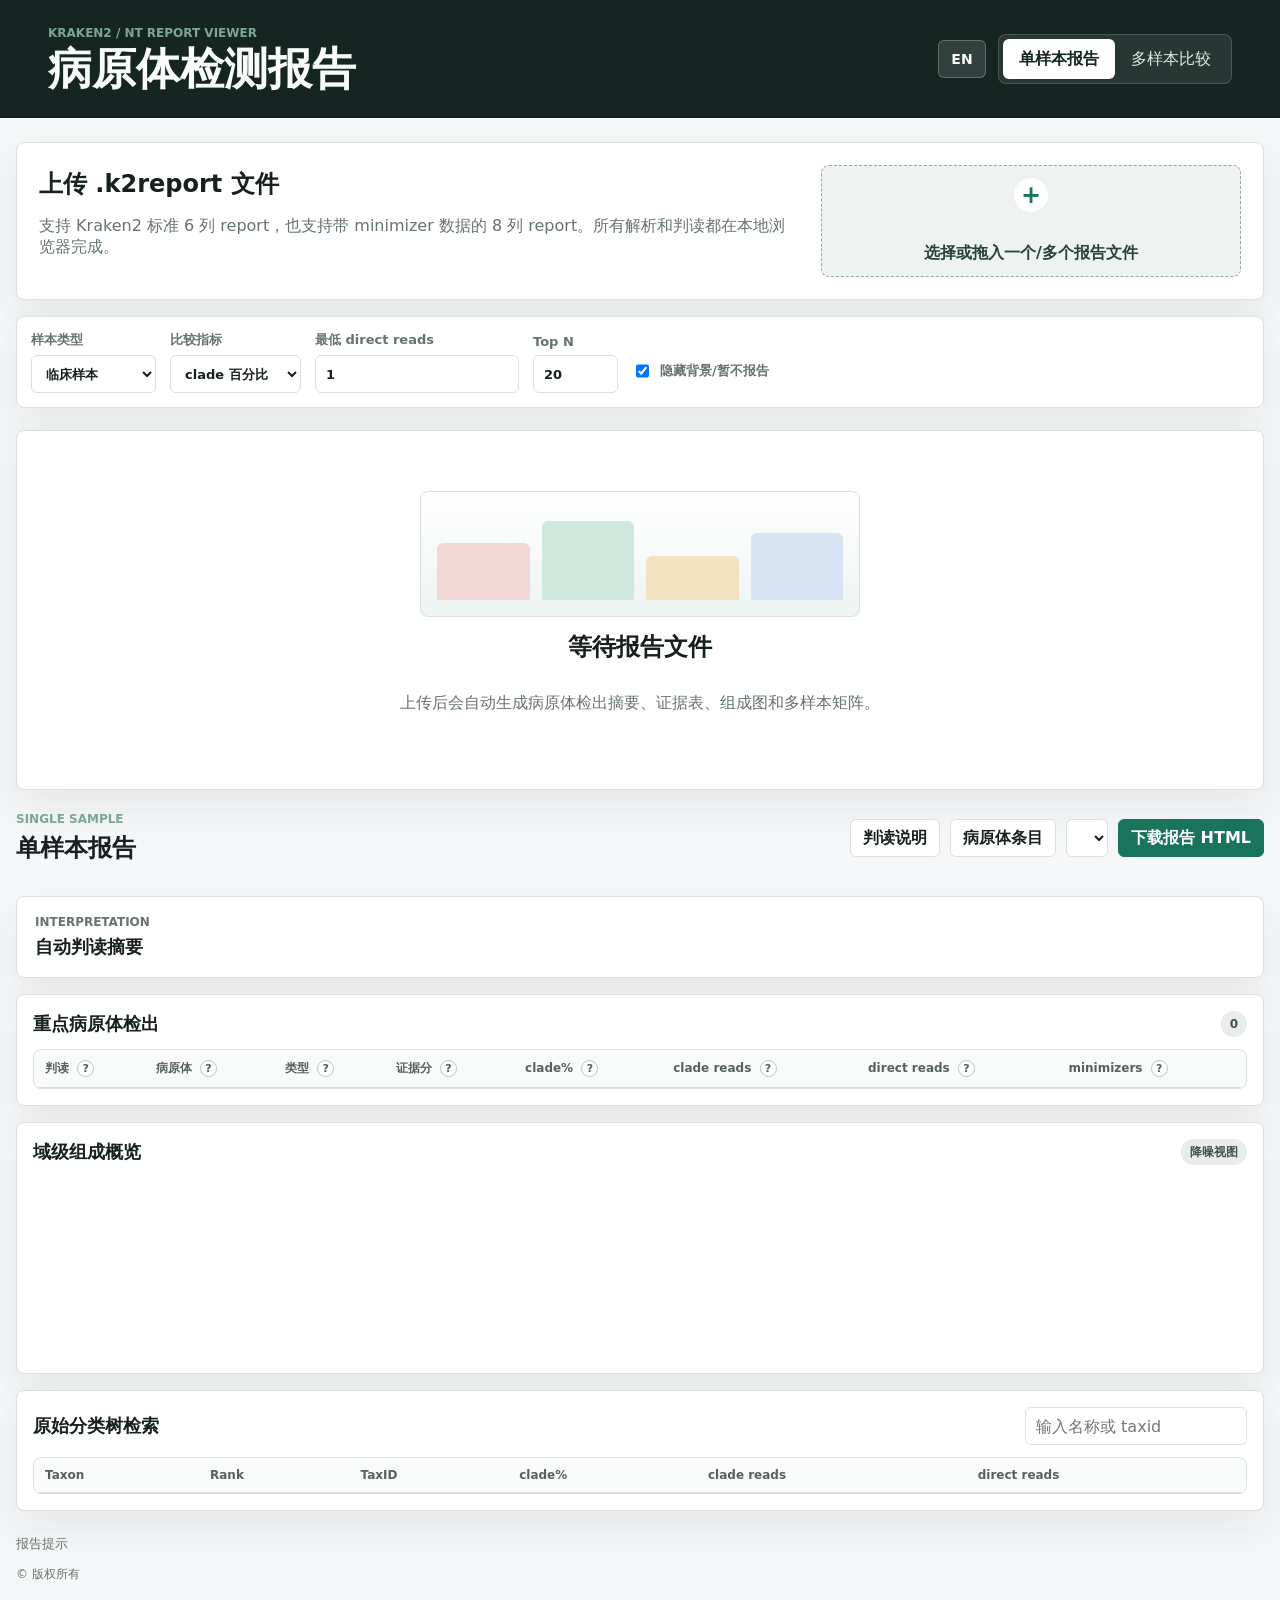
<file: index.html>
<!doctype html>
<html lang="zh-CN">
  <head>
    <meta charset="utf-8" />
    <meta name="viewport" content="width=device-width, initial-scale=1" />
    <title>kraken2-pathogen-report</title>
    <link rel="stylesheet" href="styles.css" />
  </head>
  <body>
    <header class="topbar">
      <div>
        <p class="eyebrow" data-i18n="app.eyebrow">Kraken2 / nt report viewer</p>
        <h1 data-i18n="app.title">病原体检测报告</h1>
      </div>
      <div class="topbar-right">
        <button id="langToggle" class="lang-btn" type="button">EN</button>
        <div class="mode-switch" role="tablist" aria-label="Display mode">
          <button class="mode-btn active" data-mode="single" role="tab" aria-selected="true" data-i18n="mode.single">单样本报告</button>
          <button class="mode-btn" data-mode="multi" role="tab" aria-selected="false" data-i18n="mode.multi">多样本比较</button>
        </div>
      </div>
    </header>

    <main class="shell">
      <section class="upload-panel" aria-label="File upload">
        <div class="upload-copy">
          <h2 data-i18n="upload.title">上传 .k2report 文件</h2>
          <p data-i18n="upload.desc">支持 Kraken2 标准 6 列 report，也支持带 minimizer 数据的 8 列 report。所有解析和判读都在本地浏览器完成。</p>
        </div>
        <label class="dropzone" for="reportFiles">
          <input id="reportFiles" type="file" multiple accept=".k2report,.report,.txt,text/plain" />
          <span class="drop-icon">+</span>
          <span data-i18n="upload.hint">选择或拖入一个/多个报告文件</span>
        </label>
      </section>

      <section class="controls" aria-label="Settings">
        <label>
          <span data-i18n="ctrl.sampleType">样本类型</span>
          <select id="sampleType">
            <option value="clinical" data-i18n="stype.clinical">临床样本</option>
            <option value="respiratory" data-i18n="stype.respiratory">呼吸道样本</option>
            <option value="blood" data-i18n="stype.blood">血液/无菌体液</option>
            <option value="csf" data-i18n="stype.csf">脑脊液</option>
            <option value="stool" data-i18n="stype.stool">肠道/粪便样本</option>
            <option value="environment" data-i18n="stype.environment">环境/水体样本</option>
          </select>
        </label>
        <label>
          <span data-i18n="ctrl.metric">比较指标</span>
          <select id="metric">
            <option value="percent" data-i18n="metric.percent">clade 百分比</option>
            <option value="cladeReads">clade reads</option>
            <option value="directReads">direct reads</option>
            <option value="score" data-i18n="metric.score">证据分</option>
          </select>
        </label>
        <label>
          <span data-i18n="ctrl.minDirect">最低 direct reads</span>
          <input id="minDirect" type="number" min="0" step="1" value="1" />
        </label>
        <label>
          <span>Top N</span>
          <input id="topN" type="number" min="5" max="50" step="1" value="20" />
        </label>
        <label class="check">
          <input id="hideBackground" type="checkbox" checked />
          <span data-i18n="ctrl.hideBackground">隐藏背景/暂不报告</span>
        </label>
      </section>

      <section id="emptyState" class="empty-state">
        <div class="empty-visual" aria-hidden="true">
          <span></span><span></span><span></span><span></span>
        </div>
        <h2 data-i18n="empty.title">等待报告文件</h2>
        <p data-i18n="empty.desc">上传后会自动生成病原体检出摘要、证据表、组成图和多样本矩阵。</p>
      </section>

      <section id="singleView" class="view active" aria-label="Single sample report">
        <div class="section-head">
          <div>
            <p class="eyebrow" data-i18n="single.eyebrow">single sample</p>
            <h2 id="singleTitle" data-i18n="single.title">单样本报告</h2>
          </div>
          <div class="section-actions">
            <a class="action-btn secondary" href="docs.html" target="_blank" rel="noopener" data-i18n="nav.docs">判读说明</a>
            <a class="action-btn secondary" href="database.html" target="_blank" rel="noopener" data-i18n="nav.database">病原体条目</a>
            <select id="sampleSelect" aria-label="Select sample"></select>
            <button id="exportSingle" class="action-btn" type="button" data-i18n="single.exportHtml">下载报告 HTML</button>
          </div>
        </div>

        <div id="summaryCards" class="summary-grid"></div>

        <section class="report-band">
          <div>
            <p class="eyebrow">interpretation</p>
            <h3 data-i18n="single.interpretation">自动判读摘要</h3>
          </div>
          <p id="interpretationText"></p>
        </section>

        <div class="single-stack">
          <section class="panel">
            <div class="panel-head">
              <h3 data-i18n="single.pathogenTable">重点病原体检出</h3>
              <span id="pathogenCount" class="pill">0</span>
            </div>
            <div class="table-wrap">
              <table>
                <thead>
                  <tr>
                    <th><span data-i18n="th.status">判读</span> <span class="help" data-i18n-tip="help.status" data-tip="">?</span></th>
                    <th><span data-i18n="th.pathogen">病原体</span> <span class="help" data-i18n-tip="help.pathogen" data-tip="">?</span></th>
                    <th><span data-i18n="th.type">类型</span> <span class="help" data-i18n-tip="help.type" data-tip="">?</span></th>
                    <th><span data-i18n="th.score">证据分</span> <span class="help" data-i18n-tip="help.score" data-tip="">?</span></th>
                    <th><span data-i18n="th.cladePct">clade%</span> <span class="help" data-i18n-tip="help.cladePct" data-tip="">?</span></th>
                    <th><span data-i18n="th.cladeReads">clade reads</span> <span class="help" data-i18n-tip="help.cladeReads" data-tip="">?</span></th>
                    <th><span data-i18n="th.directReads">direct reads</span> <span class="help" data-i18n-tip="help.directReads" data-tip="">?</span></th>
                    <th><span data-i18n="th.minimizers">minimizers</span> <span class="help" data-i18n-tip="help.minimizers" data-tip="">?</span></th>
                  </tr>
                </thead>
                <tbody id="pathogenTable"></tbody>
              </table>
            </div>
          </section>
        </div>

        <div class="single-stack">
          <section class="panel">
            <div class="panel-head">
              <h3 data-i18n="single.domainChart">域级组成概览</h3>
              <span class="pill" data-i18n="single.denoise">降噪视图</span>
            </div>
            <div id="domainChart" class="chart compact"></div>
          </section>

          <section class="panel">
            <div class="panel-head">
              <h3 data-i18n="single.tree">原始分类树检索</h3>
              <input id="treeSearch" type="search" data-i18n-placeholder="single.treePlaceholder" placeholder="输入名称或 taxid" />
            </div>
            <div class="table-wrap tree-wrap">
              <table>
                <thead>
                  <tr>
                    <th data-i18n="th.taxon">Taxon</th>
                    <th data-i18n="th.rank">Rank</th>
                    <th data-i18n="th.taxid">TaxID</th>
                    <th data-i18n="th.cladePct">clade%</th>
                    <th data-i18n="th.cladeReads">clade reads</th>
                    <th data-i18n="th.directReads">direct reads</th>
                  </tr>
                </thead>
                <tbody id="treeTable"></tbody>
              </table>
            </div>
          </section>
        </div>
      </section>

      <section id="multiView" class="view" aria-label="Multi-sample comparison">
        <div class="section-head">
          <div>
            <p class="eyebrow" data-i18n="multi.eyebrow">cohort comparison</p>
            <h2 data-i18n="multi.title">多样本病原体比较</h2>
          </div>
          <div class="section-actions">
            <a class="action-btn secondary" href="docs.html" target="_blank" rel="noopener" data-i18n="nav.docs">判读说明</a>
            <a class="action-btn secondary" href="database.html" target="_blank" rel="noopener" data-i18n="nav.database">病原体条目</a>
            <span id="multiSampleCount" class="pill">0</span>
            <button id="exportMulti" class="action-btn" type="button" data-i18n="multi.exportHtml">下载比较 HTML</button>
            <button id="exportMatrixCsv" class="action-btn secondary" type="button" data-i18n="multi.exportCsv">下载矩阵 CSV</button>
          </div>
        </div>

        <div class="multi-stack">
          <section class="panel wide">
            <div class="panel-head">
              <h3 data-i18n="multi.overview">样本检出概览</h3>
              <span class="pill" data-i18n="multi.byStatus">按判读等级</span>
            </div>
            <div id="sampleOverview" class="sample-overview"></div>
          </section>
          <section class="panel wide" id="matrixFilterPanel" style="display:none">
            <div class="panel-head">
              <h3 data-i18n="multi.filterTitle">选择比较的病原体</h3>
              <button id="matrixFilterAll" class="action-btn secondary" type="button" data-i18n="multi.selectAll">全选</button>
              <button id="matrixFilterNone" class="action-btn secondary" type="button" data-i18n="multi.deselectAll">取消全选</button>
              <span id="matrixFilterCount" class="pill"></span>
            </div>
            <div id="matrixFilterTags" class="matrix-filter-tags"></div>
          </section>
          <section class="panel wide">
            <div class="panel-head">
              <h3 data-i18n="multi.matrix">病原体检出矩阵</h3>
              <span id="matrixMetric" class="pill"></span>
              <button id="matrixToggle" class="action-btn secondary" type="button" data-i18n="multi.compactView">紧凑视图</button>
            </div>
            <div id="matrix" class="matrix"></div>
          </section>
        </div>
      </section>
    </main>

    <footer class="footer">
      <p data-i18n="footer.notice">报告提示</p>
      <p class="copyright" data-i18n="footer.copyright">© 版权所有</p>
    </footer>

    <script src="i18n.js"></script>
    <script src="pathogen-db.js"></script>
    <script src="app.js"></script>
  </body>
</html>
</file>
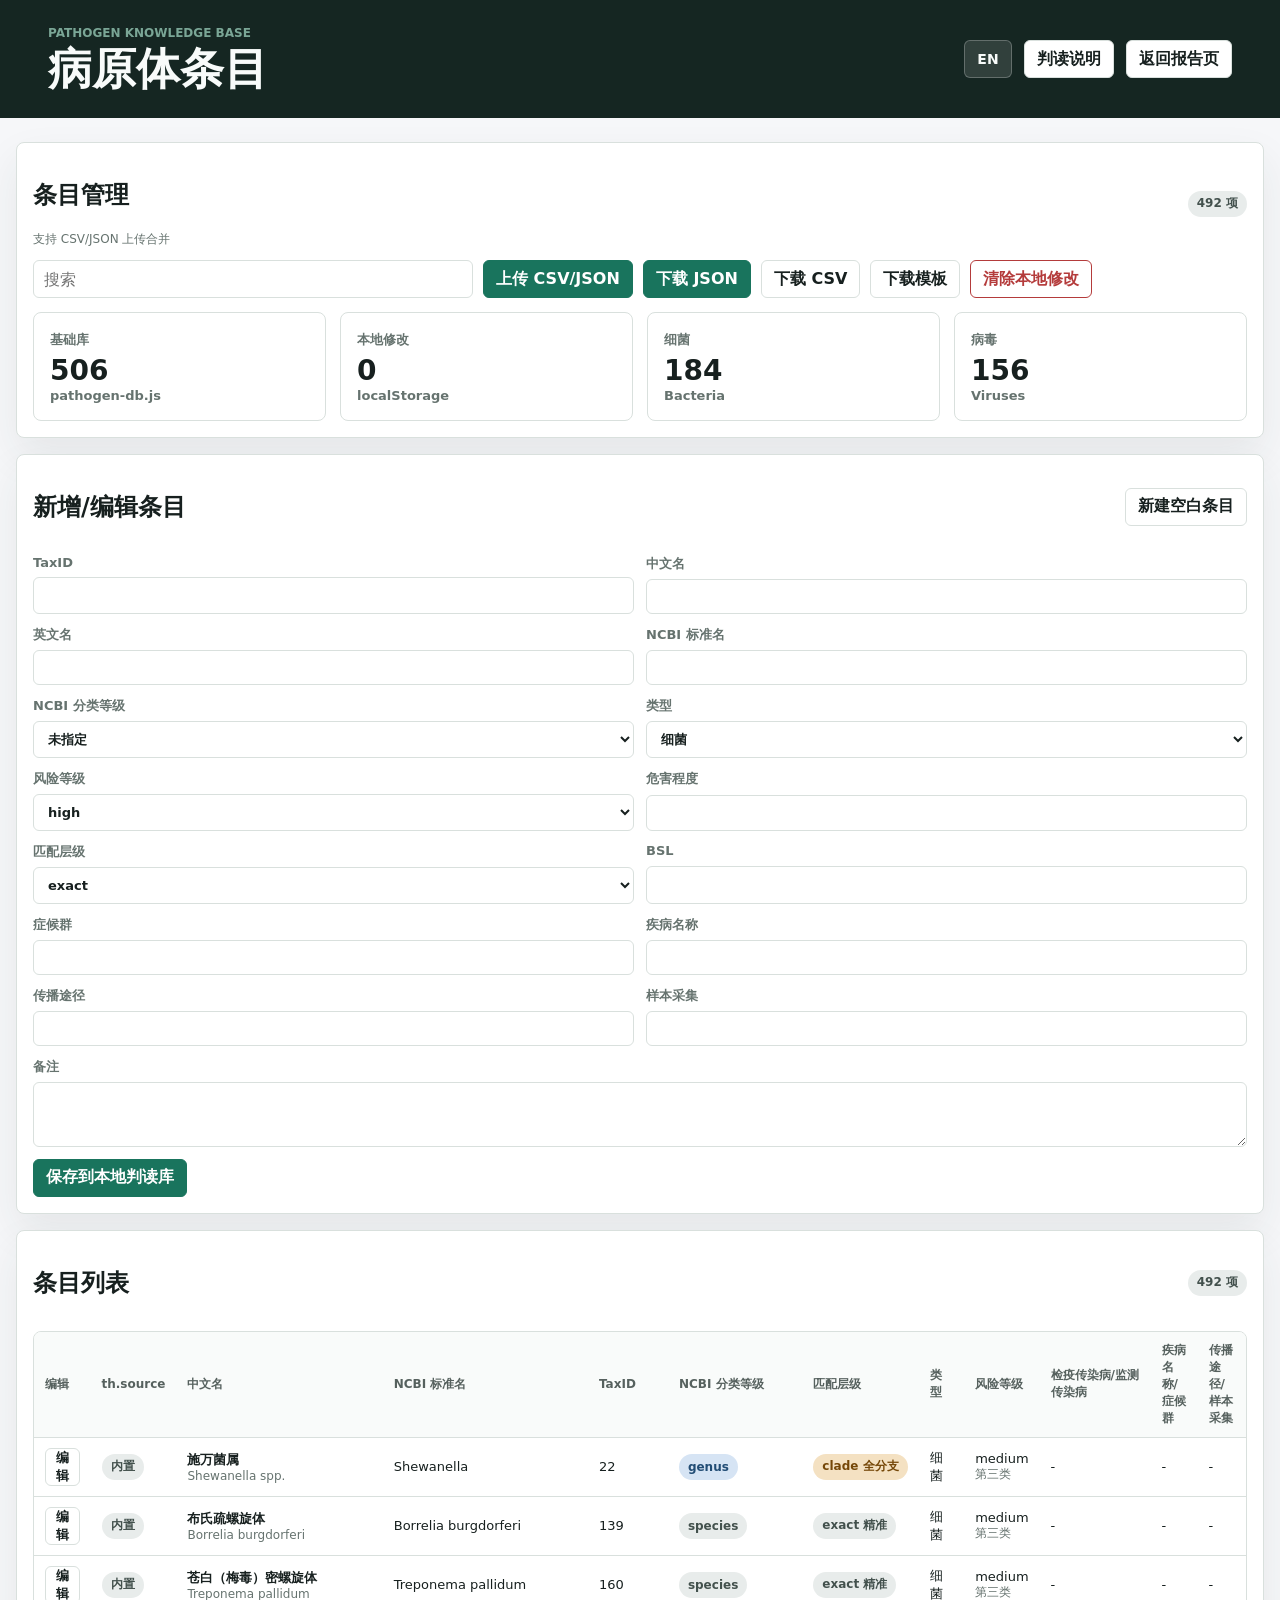
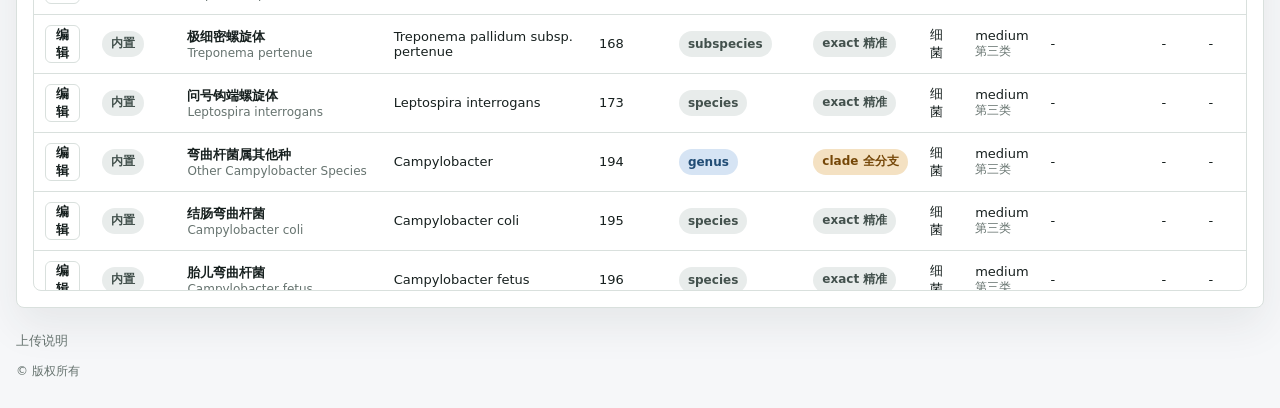
<file: database.html>
<!doctype html>
<html lang="zh-CN">
  <head>
    <meta charset="utf-8" />
    <meta name="viewport" content="width=device-width, initial-scale=1" />
    <title data-i18n="db.title">Pathogen Database - kraken2-pathogen-report</title>
    <link rel="stylesheet" href="styles.css" />
  </head>
  <body>
    <header class="topbar">
      <div>
        <p class="eyebrow" data-i18n="db.eyebrow">pathogen knowledge base</p>
        <h1 data-i18n="db.title">病原体条目</h1>
      </div>
      <div class="topbar-right">
        <button id="langToggle" class="lang-btn" type="button">EN</button>
        <a class="action-btn secondary" href="docs.html" data-i18n="nav.docs">判读说明</a>
        <a class="action-btn secondary" href="index.html" data-i18n="nav.back">返回报告页</a>
      </div>
    </header>

    <main class="shell docs-shell">
      <section class="panel">
        <div class="panel-head">
          <div>
            <h2 data-i18n="db.management">条目管理</h2>
            <span class="subnote" data-i18n="db.mgmtDesc">支持 CSV/JSON 上传合并</span>
          </div>
          <span id="dbStatus" class="pill" data-i18n="db.loading">加载中</span>
        </div>

        <div class="db-toolbar">
          <input id="dbSearch" type="search" data-i18n-placeholder="db.searchPlaceholder" placeholder="搜索" />
          <label class="file-action">
            <span data-i18n="db.uploadBtn">上传 CSV/JSON</span>
            <input id="dbUpload" type="file" accept=".json,.csv,text/csv,application/json" />
          </label>
          <button id="downloadJson" class="action-btn" type="button" data-i18n="db.downloadJson">下载 JSON</button>
          <button id="downloadCsv" class="action-btn secondary" type="button" data-i18n="db.downloadCsv">下载 CSV</button>
          <button id="downloadTemplate" class="action-btn secondary" type="button" data-i18n="db.downloadTemplate">下载模板</button>
          <button id="resetCustom" class="action-btn danger" type="button" data-i18n="db.resetCustom">清除本地修改</button>
        </div>

        <div id="dbSummary" class="summary-grid"></div>
      </section>

      <section class="panel">
        <div class="panel-head">
          <h2 id="editorTitle" data-i18n="db.editorTitle">新增/编辑条目</h2>
          <button id="newEntry" class="action-btn secondary" type="button" data-i18n="db.newEntry">新建空白条目</button>
        </div>
        <form id="entryForm" class="entry-form">
          <label><span data-i18n="form.taxid">TaxID</span> <input id="taxid" name="taxid" required /></label>
          <label><span data-i18n="form.zh">中文名</span> <input id="zh" name="zh" /></label>
          <label><span data-i18n="form.englishName">英文名</span> <input id="englishName" name="englishName" /></label>
          <label><span data-i18n="form.ncbiName">NCBI 标准名</span> <input id="ncbiName" name="ncbiName" /></label>
          <label><span data-i18n="form.ncbiRank">NCBI 分类等级</span>
            <select id="ncbiRank" name="ncbiRank">
              <option value="" data-i18n="form.rankUnspecified">未指定</option>
              <option value="species">species</option>
              <option value="subspecies">subspecies</option>
              <option value="isolate">isolate</option>
              <option value="biotype">biotype</option>
              <option value="genus">genus</option>
              <option value="family">family</option>
              <option value="species group">species group</option>
            </select>
          </label>
          <label><span data-i18n="form.type">类型</span>
            <select id="type" name="type">
              <option value="细菌" data-i18n="db.bacteria">细菌</option>
              <option value="病毒" data-i18n="db.virus">病毒</option>
              <option value="真菌" data-i18n="db.fungus">真菌</option>
              <option value="寄生虫/原虫">寄生虫/原虫</option>
              <option value="寄生虫/蠕虫">寄生虫/蠕虫</option>
              <option value="待分类">待分类</option>
            </select>
          </label>
          <label><span data-i18n="form.severity">风险等级</span>
            <select id="severity" name="severity">
              <option value="high">high</option>
              <option value="medium">medium</option>
              <option value="low">low</option>
            </select>
          </label>
          <label><span data-i18n="form.hazardClass">危害程度</span> <input id="hazardClass" name="hazardClass" /></label>
          <label><span data-i18n="form.matchRank">匹配层级</span>
            <select id="matchRank" name="matchRank">
              <option value="exact">exact</option>
              <option value="clade">clade</option>
            </select>
          </label>
          <label><span data-i18n="form.bsl">BSL</span> <input id="biosafetyLevel" name="biosafetyLevel" /></label>
          <label><span data-i18n="form.syndrome">症候群</span> <input id="syndrome" name="syndrome" /></label>
          <label><span data-i18n="form.disease">疾病名称</span> <input id="disease" name="disease" /></label>
          <label><span data-i18n="form.transmission">传播途径</span> <input id="transmission" name="transmission" /></label>
          <label><span data-i18n="form.sample">样本采集</span> <input id="sample" name="sample" /></label>
          <label class="span-2"><span data-i18n="form.note">备注</span> <textarea id="note" name="note" rows="3"></textarea></label>
          <div class="form-actions span-2">
            <button class="action-btn" type="submit" data-i18n="db.saveBtn">保存到本地判读库</button>
            <span id="formMessage" class="subnote"></span>
          </div>
        </form>
      </section>

      <section class="panel">
        <div class="panel-head">
          <h2 data-i18n="db.entryList">条目列表</h2>
          <span id="visibleCount" class="pill">0</span>
        </div>
        <div class="table-wrap docs-table-wrap">
          <table>
            <thead>
              <tr id="dbTableHead"></tr>
            </thead>
            <tbody id="dbTable"></tbody>
          </table>
        </div>
      </section>
    </main>

    <footer class="footer">
      <p data-i18n="db.uploadNotice">上传说明</p>
      <p class="copyright" data-i18n="footer.copyright">© 版权所有</p>
    </footer>

    <script src="i18n.js"></script>
    <script src="pathogen-db.js"></script>
    <script src="database.js"></script>
  </body>
</html>
</file>
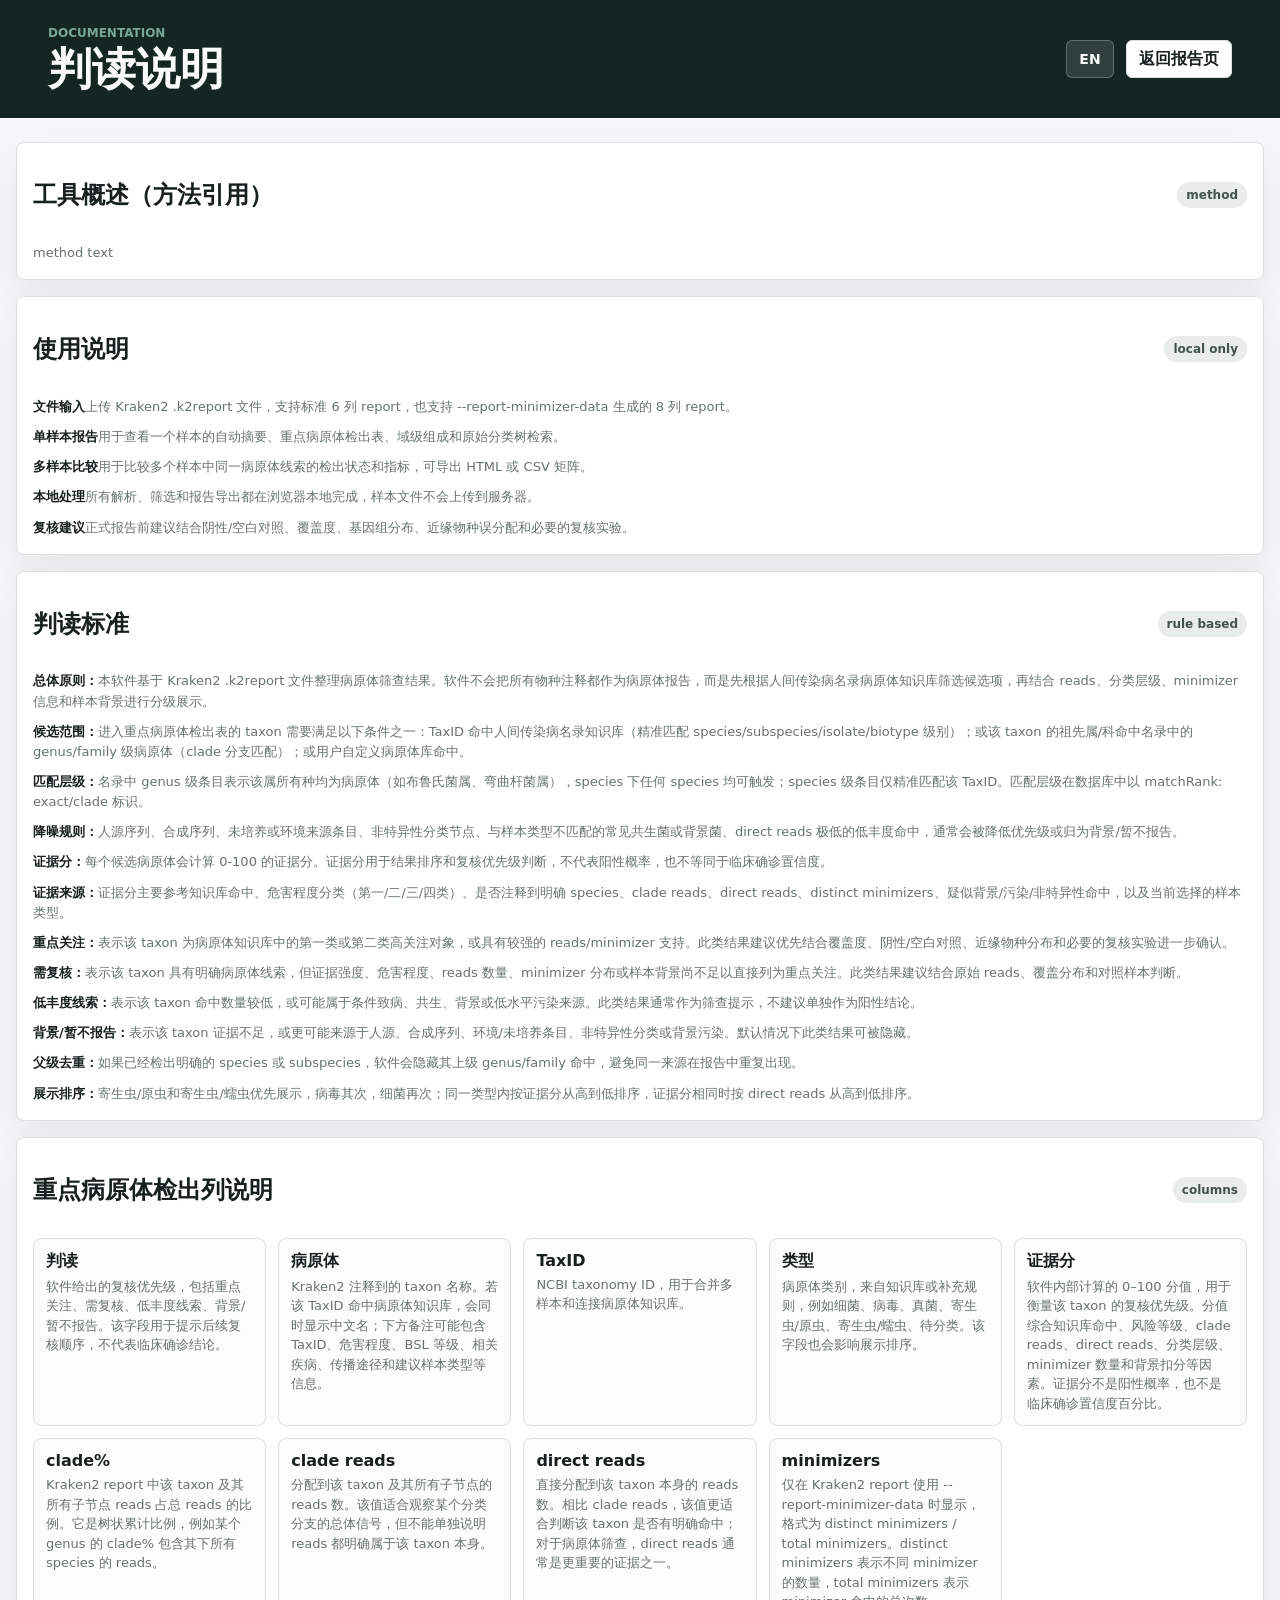
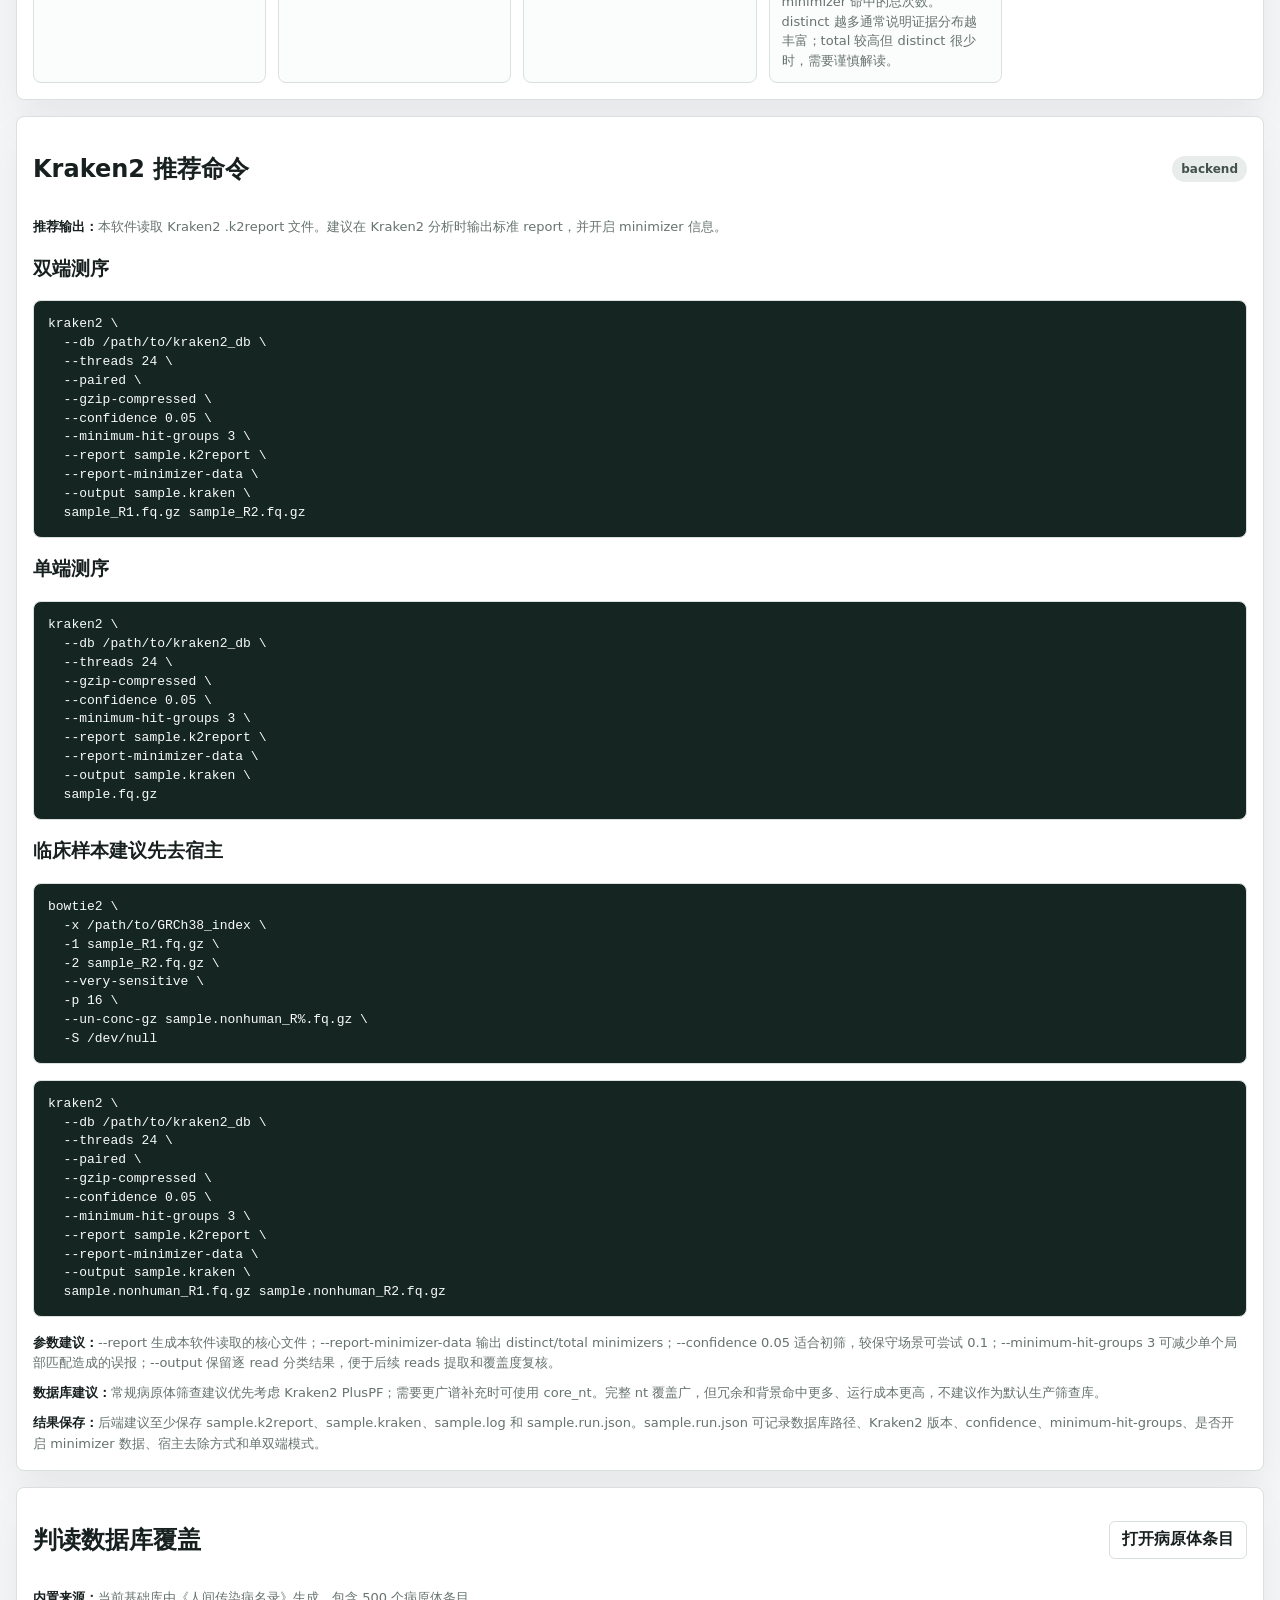
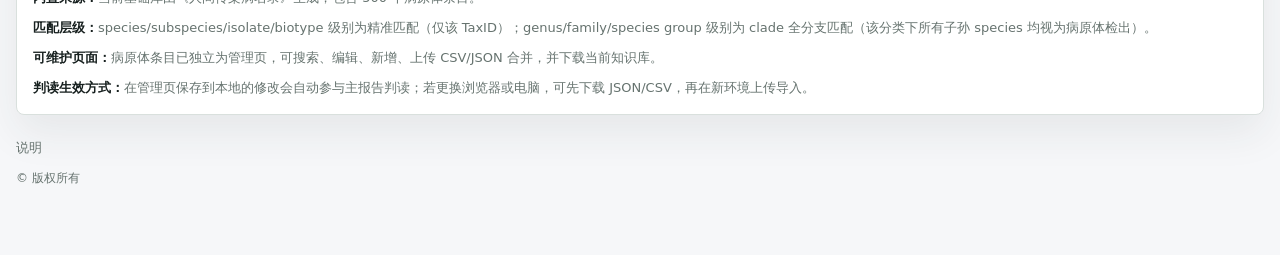
<file: docs.html>
<!doctype html>
<html lang="zh-CN">
  <head>
    <meta charset="utf-8" />
    <meta name="viewport" content="width=device-width, initial-scale=1" />
    <title data-i18n="docs.title">Documentation - kraken2-pathogen-report</title>
    <link rel="stylesheet" href="styles.css" />
  </head>
  <body>
    <header class="topbar">
      <div>
        <p class="eyebrow">documentation</p>
        <h1 data-i18n="docs.title">判读说明</h1>
      </div>
      <div class="topbar-right">
        <button id="langToggle" class="lang-btn" type="button">EN</button>
        <a class="action-btn secondary" href="index.html" data-i18n="nav.back">返回报告页</a>
      </div>
    </header>

    <main class="shell docs-shell">
      <section class="panel">
        <div class="panel-head">
          <h2 data-i18n="docs.method">工具概述（方法引用）</h2>
          <span class="pill">method</span>
        </div>
        <div class="criteria-list">
          <div data-i18n="method.text">method text</div>
        </div>
      </section>

      <section class="panel">
        <div class="panel-head">
          <h2 data-i18n="docs.usage">使用说明</h2>
          <span class="pill">local only</span>
        </div>
        <div class="criteria-list" id="usageList"></div>
      </section>

      <section class="panel">
        <div class="panel-head">
          <h2 data-i18n="docs.criteria">判读标准</h2>
          <span class="pill">rule based</span>
        </div>
        <div class="criteria-list" id="criteriaList"></div>
      </section>

      <section class="panel">
        <div class="panel-head">
          <h2 data-i18n="docs.columns">重点病原体检出列说明</h2>
          <span class="pill">columns</span>
        </div>
        <div class="definitions-grid" id="colDefs"></div>
      </section>

      <section class="panel">
        <div class="panel-head">
          <h2 data-i18n="docs.commands">Kraken2 推荐命令</h2>
          <span class="pill">backend</span>
        </div>
        <div class="criteria-list" id="cmdIntro"></div>
        <h3 data-i18n="docs.paired">双端测序</h3>
        <pre class="command-block"><code>kraken2 \
  --db /path/to/kraken2_db \
  --threads 24 \
  --paired \
  --gzip-compressed \
  --confidence 0.05 \
  --minimum-hit-groups 3 \
  --report sample.k2report \
  --report-minimizer-data \
  --output sample.kraken \
  sample_R1.fq.gz sample_R2.fq.gz</code></pre>
        <h3 data-i18n="docs.single">单端测序</h3>
        <pre class="command-block"><code>kraken2 \
  --db /path/to/kraken2_db \
  --threads 24 \
  --gzip-compressed \
  --confidence 0.05 \
  --minimum-hit-groups 3 \
  --report sample.k2report \
  --report-minimizer-data \
  --output sample.kraken \
  sample.fq.gz</code></pre>
        <h3 data-i18n="docs.dehost">临床样本建议先去宿主</h3>
        <pre class="command-block"><code>bowtie2 \
  -x /path/to/GRCh38_index \
  -1 sample_R1.fq.gz \
  -2 sample_R2.fq.gz \
  --very-sensitive \
  -p 16 \
  --un-conc-gz sample.nonhuman_R%.fq.gz \
  -S /dev/null</code></pre>
        <pre class="command-block"><code>kraken2 \
  --db /path/to/kraken2_db \
  --threads 24 \
  --paired \
  --gzip-compressed \
  --confidence 0.05 \
  --minimum-hit-groups 3 \
  --report sample.k2report \
  --report-minimizer-data \
  --output sample.kraken \
  sample.nonhuman_R1.fq.gz sample.nonhuman_R2.fq.gz</code></pre>
        <div class="criteria-list" id="cmdAdvice"></div>
      </section>

      <section class="panel">
        <div class="panel-head">
          <h2 data-i18n="docs.dbCoverage">判读数据库覆盖</h2>
          <a class="action-btn secondary" href="database.html" data-i18n="docs.openDb">打开病原体条目</a>
        </div>
        <div class="criteria-list" id="dbCoverageList"></div>
      </section>
    </main>

    <footer class="footer">
      <p data-i18n="docs.footerNotice">说明</p>
      <p class="copyright" data-i18n="footer.copyright">© 版权所有</p>
    </footer>

    <script src="i18n.js"></script>
    <script>
      // Render dynamic lists from i18n
      function renderDocsLists() {
        const usageItems = [
          ["docs.fileInput", "docs.fileInputDesc"],
          ["docs.singleReport", "docs.singleReportDesc"],
          ["docs.multiCompare", "docs.multiCompareDesc"],
          ["docs.localProcessing", "docs.localProcessingDesc"],
          ["docs.reviewAdvice", "docs.reviewAdviceDesc"],
        ];
        document.getElementById("usageList").innerHTML = usageItems
          .map(([t, d]) => `<div><strong>${I18N.t(t)}</strong>${I18N.t(d)}</div>`)
          .join("");

        const critItems = [
          ["crit.general", "crit.generalDesc"],
          ["crit.candidate", "crit.candidateDesc"],
          ["crit.matchLevel", "crit.matchLevelDesc"],
          ["crit.denoise", "crit.denoiseDesc"],
          ["crit.score", "crit.scoreDesc"],
          ["crit.scoreSource", "crit.scoreSourceDesc"],
          ["crit.critical", "crit.criticalDesc"],
          ["crit.review", "crit.reviewDesc"],
          ["crit.trace", "crit.traceDesc"],
          ["crit.bg", "crit.bgDesc"],
          ["crit.dedup", "crit.dedupDesc"],
          ["crit.sort", "crit.sortDesc"],
        ];
        document.getElementById("criteriaList").innerHTML = critItems
          .map(([t, d]) => `<div><strong>${I18N.t(t)}：</strong>${I18N.t(d)}</div>`)
          .join("");

        const colItems = [
          ["th.status", "col.status"],
          ["th.pathogen", "col.pathogen"],
          ["th.taxid", "col.taxid"],
          ["th.type", "col.type"],
          ["th.score", "col.score"],
          ["th.cladePct", "col.cladePct"],
          ["th.cladeReads", "col.cladeReads"],
          ["th.directReads", "col.directReads"],
          ["th.minimizers", "col.minimizers"],
        ];
        document.getElementById("colDefs").innerHTML = colItems
          .map(([t, d]) => `<div><strong>${I18N.t(t)}</strong><span>${I18N.t(d)}</span></div>`)
          .join("");

        document.getElementById("cmdIntro").innerHTML =
          `<div><strong>${I18N.t("docs.recommendedOutput")}：</strong>${I18N.t("docs.recommendedOutputDesc")}</div>`;

        document.getElementById("cmdAdvice").innerHTML = [
          ["docs.paramAdvice", "docs.paramAdviceDesc"],
          ["docs.dbAdvice", "docs.dbAdviceDesc"],
          ["docs.saveAdvice", "docs.saveAdviceDesc"],
        ].map(([t, d]) => `<div><strong>${I18N.t(t)}：</strong>${I18N.t(d)}</div>`).join("");

        const dbItems = [
          ["docs.source", "docs.sourceDesc"],
          ["docs.matchLevelDb", "docs.matchLevelDbDesc"],
          ["docs.maintainPage", "docs.maintainPageDesc"],
          ["docs.effective", "docs.effectiveDesc"],
        ];
        document.getElementById("dbCoverageList").innerHTML = dbItems
          .map(([t, d]) => `<div><strong>${I18N.t(t)}：</strong>${I18N.t(d)}</div>`)
          .join("");
      }

      document.getElementById("langToggle").addEventListener("click", () => {
        I18N.toggleLang();
        document.getElementById("langToggle").textContent = I18N.t("lang.toggle");
      });
      window.addEventListener("langchange", renderDocsLists);

      document.getElementById("langToggle").textContent = I18N.t("lang.toggle");
      renderDocsLists();
    </script>
  </body>
</html>
</file>
<file: styles.css>
:root {
  color-scheme: light;
  --bg: #f6f7f9;
  --surface: #ffffff;
  --surface-2: #eef3f1;
  --ink: #17201f;
  --muted: #66736f;
  --line: #d9e0dd;
  --green: #19745d;
  --green-2: #cfe8dd;
  --red: #b43b3b;
  --red-2: #f3d7d7;
  --amber: #a86612;
  --amber-2: #f4e1c2;
  --blue: #316ea8;
  --blue-2: #d6e4f4;
  --gray-2: #e8eceb;
  --shadow: 0 18px 42px rgba(38, 50, 47, 0.08);
}

* {
  box-sizing: border-box;
}

body {
  margin: 0;
  background: var(--bg);
  color: var(--ink);
  font-family: Inter, ui-sans-serif, system-ui, -apple-system, BlinkMacSystemFont, "Segoe UI", sans-serif;
}

button,
input,
select {
  font: inherit;
}

a {
  color: inherit;
  text-decoration: none;
}

.topbar {
  min-height: 112px;
  padding: 26px clamp(18px, 4vw, 48px);
  display: flex;
  align-items: center;
  justify-content: space-between;
  gap: 24px;
  background: #152622;
  color: #f8fbfa;
}

.eyebrow {
  margin: 0 0 6px;
  color: #7aa696;
  font-size: 12px;
  font-weight: 700;
  letter-spacing: 0;
  text-transform: uppercase;
}

.topbar h1,
.section-head h2,
.upload-copy h2,
.empty-state h2 {
  margin: 0;
}

.topbar h1 {
  font-size: clamp(28px, 4vw, 44px);
  line-height: 1.05;
}

.mode-switch {
  display: grid;
  grid-template-columns: repeat(2, minmax(112px, 1fr));
  border: 1px solid rgba(255, 255, 255, 0.16);
  background: rgba(255, 255, 255, 0.08);
  padding: 4px;
  border-radius: 8px;
}

.topbar-right {
  display: flex;
  align-items: center;
  gap: 12px;
}

.lang-btn {
  min-height: 38px;
  min-width: 48px;
  border: 1px solid rgba(255, 255, 255, 0.24);
  border-radius: 6px;
  background: rgba(255, 255, 255, 0.12);
  color: #f8fbfa;
  font-weight: 800;
  font-size: 14px;
  cursor: pointer;
  transition: background 0.15s ease;
}

.lang-btn:hover {
  background: rgba(255, 255, 255, 0.22);
}

.mode-btn {
  height: 40px;
  border: 0;
  border-radius: 6px;
  background: transparent;
  color: #dce8e4;
  cursor: pointer;
}

.mode-btn.active {
  background: #ffffff;
  color: #152622;
  font-weight: 700;
}

.shell {
  width: min(1440px, calc(100% - 32px));
  margin: 24px auto 0;
}

.docs-shell {
  display: grid;
  gap: 16px;
}

.docs-table-head {
  margin-top: 16px;
}

.docs-table-head input {
  min-width: min(420px, 100%);
}

.docs-table-wrap {
  max-height: 560px;
}

.docs-table-wrap table {
  min-width: 1120px;
}

.docs-coverage {
  margin-top: 14px;
}

.db-toolbar {
  display: flex;
  flex-wrap: wrap;
  gap: 10px;
  align-items: center;
  margin-bottom: 14px;
}

.db-toolbar input[type="search"] {
  min-height: 38px;
  min-width: min(440px, 100%);
  border: 1px solid var(--line);
  border-radius: 6px;
  padding: 0 10px;
}

.file-action {
  position: relative;
  min-height: 38px;
  display: inline-flex;
  align-items: center;
  justify-content: center;
  border: 1px solid var(--green);
  border-radius: 6px;
  background: var(--green);
  color: #ffffff;
  padding: 0 12px;
  font-weight: 800;
  cursor: pointer;
}

.file-action input {
  position: absolute;
  inset: 0;
  opacity: 0;
  cursor: pointer;
}

.upload-panel,
.controls,
.report-band,
.panel,
.empty-state {
  background: var(--surface);
  border: 1px solid var(--line);
  border-radius: 8px;
  box-shadow: var(--shadow);
}

.upload-panel {
  display: grid;
  grid-template-columns: 1fr minmax(280px, 420px);
  gap: 24px;
  align-items: center;
  padding: 22px;
}

.upload-copy p,
.footer p,
.empty-state p,
.report-band p {
  color: var(--muted);
}

.dropzone {
  min-height: 112px;
  display: grid;
  place-items: center;
  gap: 8px;
  border: 1.5px dashed #93aaa2;
  border-radius: 8px;
  background: var(--surface-2);
  color: #28423a;
  font-weight: 700;
  text-align: center;
  cursor: pointer;
}

.dropzone.dragging {
  border-color: var(--green);
  background: var(--green-2);
}

.dropzone input {
  position: absolute;
  opacity: 0;
  pointer-events: none;
}

.drop-icon {
  width: 34px;
  height: 34px;
  display: grid;
  place-items: center;
  border-radius: 999px;
  background: #ffffff;
  color: var(--green);
  font-size: 24px;
  line-height: 1;
}

.controls {
  margin-top: 16px;
  padding: 14px;
  display: flex;
  flex-wrap: wrap;
  align-items: end;
  gap: 14px;
}

.controls label,
.panel-head label {
  display: grid;
  gap: 6px;
  color: var(--muted);
  font-size: 13px;
  font-weight: 700;
}

.controls input,
.controls select,
.panel-head input,
.section-head select {
  min-height: 38px;
  border: 1px solid var(--line);
  border-radius: 6px;
  background: #ffffff;
  color: var(--ink);
  padding: 0 10px;
}

.controls .check {
  min-height: 38px;
  display: flex;
  align-items: center;
  gap: 8px;
}

.view {
  display: none;
  margin-top: 22px;
}

.view.active {
  display: block;
}

.empty-state {
  margin-top: 22px;
  min-height: 360px;
  display: grid;
  place-items: center;
  align-content: center;
  gap: 14px;
  text-align: center;
  padding: 28px;
}

.empty-state.hidden {
  display: none;
}

.empty-visual {
  width: min(440px, 84vw);
  height: 126px;
  display: grid;
  grid-template-columns: repeat(4, 1fr);
  align-items: end;
  gap: 12px;
  padding: 16px;
  border: 1px solid var(--line);
  border-radius: 8px;
  background: linear-gradient(180deg, #ffffff, #edf4f2);
}

.empty-visual span {
  display: block;
  border-radius: 6px 6px 0 0;
}

.empty-visual span:nth-child(1) { height: 62%; background: var(--red-2); }
.empty-visual span:nth-child(2) { height: 86%; background: var(--green-2); }
.empty-visual span:nth-child(3) { height: 48%; background: var(--amber-2); }
.empty-visual span:nth-child(4) { height: 72%; background: var(--blue-2); }

.section-head {
  display: flex;
  align-items: center;
  justify-content: space-between;
  gap: 16px;
  margin: 0 0 16px;
}

.section-actions {
  display: flex;
  flex-wrap: wrap;
  align-items: center;
  justify-content: flex-end;
  gap: 10px;
}

.action-btn {
  min-height: 38px;
  display: inline-flex;
  align-items: center;
  justify-content: center;
  border: 1px solid var(--green);
  border-radius: 6px;
  background: var(--green);
  color: #ffffff;
  padding: 0 12px;
  font-weight: 800;
  cursor: pointer;
}

.action-btn.secondary {
  border-color: var(--line);
  background: #ffffff;
  color: var(--ink);
}

.action-btn.danger {
  border-color: var(--red);
  background: #ffffff;
  color: var(--red);
}

.action-btn:hover {
  filter: brightness(0.97);
}

.summary-grid {
  display: grid;
  grid-template-columns: repeat(4, minmax(160px, 1fr));
  gap: 14px;
}

.summary-card {
  background: var(--surface);
  border: 1px solid var(--line);
  border-radius: 8px;
  padding: 16px;
}

.summary-card strong {
  display: block;
  margin-top: 8px;
  font-size: 28px;
  line-height: 1;
}

.summary-card span {
  color: var(--muted);
  font-size: 13px;
  font-weight: 700;
}

.report-band {
  margin-top: 16px;
  display: grid;
  grid-template-columns: minmax(170px, 240px) 1fr;
  gap: 18px;
  padding: 18px;
}

.split {
  display: grid;
  grid-template-columns: minmax(0, 1.15fr) minmax(360px, 0.85fr);
  gap: 16px;
  margin-top: 16px;
}

.single-stack,
.multi-stack {
  display: grid;
  gap: 16px;
  margin-top: 16px;
}

.panel {
  min-width: 0;
  padding: 16px;
}

.panel.wide {
  min-height: 280px;
}

.panel-head {
  display: flex;
  align-items: center;
  justify-content: space-between;
  gap: 12px;
  margin-bottom: 12px;
}

.panel-head h3,
.report-band h3 {
  margin: 0;
  font-size: 18px;
}

.help {
  position: relative;
  display: inline-grid;
  place-items: center;
  width: 17px;
  height: 17px;
  margin-left: 4px;
  border: 1px solid #b9c6c1;
  border-radius: 999px;
  color: #51615d;
  background: #ffffff;
  font-size: 11px;
  font-weight: 900;
  cursor: help;
}

.floating-tip {
  position: fixed;
  z-index: 999;
  max-width: min(340px, calc(100vw - 24px));
  padding: 9px 10px;
  border: 1px solid #b9c6c1;
  border-radius: 6px;
  background: #152622;
  color: #f8fbfa;
  box-shadow: var(--shadow);
  font-size: 12px;
  font-weight: 600;
  line-height: 1.45;
  opacity: 0;
  pointer-events: none;
  transition: opacity 0.12s ease;
}

.floating-tip.visible {
  opacity: 1;
}

.pill {
  display: inline-flex;
  align-items: center;
  min-height: 26px;
  padding: 0 9px;
  border-radius: 999px;
  background: var(--gray-2);
  color: #43514d;
  font-size: 12px;
  font-weight: 800;
  white-space: nowrap;
}

.pill.critical,
.status-critical { background: var(--red-2); color: #832626; }
.pill.review,
.status-review { background: var(--amber-2); color: #754708; }
.pill.trace,
.status-trace { background: var(--blue-2); color: #224d75; }
.pill.background,
.status-background { background: var(--gray-2); color: #56615e; }

/* Quarantine / Monitoring disease badges */
.pill.quarantine-badge,
.badge.quarantine-badge {
  background: #c0392b;
  color: #fff;
  font-weight: 800;
  border: 1px solid #922b21;
}
.pill.monitoring-badge,
.badge.monitoring-badge {
  background: #e67e22;
  color: #fff;
  font-weight: 800;
  border: 1px solid #b9651b;
}

.table-wrap {
  overflow: auto;
  border: 1px solid var(--line);
  border-radius: 8px;
}

.tree-wrap {
  max-height: 440px;
}

table {
  width: 100%;
  border-collapse: collapse;
  min-width: 760px;
  font-size: 13px;
}

th,
td {
  padding: 10px 11px;
  border-bottom: 1px solid var(--line);
  text-align: left;
  vertical-align: middle;
}

th {
  position: sticky;
  top: 0;
  background: #f9fbfa;
  color: #56615e;
  font-size: 12px;
  z-index: 1;
}

tbody tr:last-child td {
  border-bottom: 0;
}

.taxon-name {
  font-weight: 800;
}

.subnote {
  display: block;
  color: var(--muted);
  font-size: 12px;
  font-weight: 500;
}

.criteria-list {
  display: grid;
  gap: 10px;
  color: var(--muted);
  font-size: 13px;
  line-height: 1.55;
}

.criteria-list strong {
  color: var(--ink);
}

.db-coverage {
  display: grid;
  gap: 12px;
}

.definitions-grid {
  display: grid;
  grid-template-columns: repeat(auto-fit, minmax(220px, 1fr));
  gap: 12px;
}

.definitions-grid div {
  border: 1px solid var(--line);
  border-radius: 8px;
  padding: 12px;
  background: #fbfcfc;
}

.definitions-grid strong,
.definitions-grid span {
  display: block;
}

.definitions-grid strong {
  color: var(--ink);
  margin-bottom: 5px;
}

.definitions-grid span {
  color: var(--muted);
  font-size: 13px;
  line-height: 1.5;
}

.entry-form {
  display: grid;
  grid-template-columns: repeat(2, minmax(220px, 1fr));
  gap: 12px;
}

.entry-form label {
  display: grid;
  gap: 6px;
  color: var(--muted);
  font-size: 13px;
  font-weight: 800;
}

.entry-form input,
.entry-form select,
.entry-form textarea {
  width: 100%;
  border: 1px solid var(--line);
  border-radius: 6px;
  background: #ffffff;
  color: var(--ink);
  padding: 9px 10px;
}

.entry-form textarea {
  resize: vertical;
}

.span-2 {
  grid-column: 1 / -1;
}

.form-actions {
  display: flex;
  align-items: center;
  gap: 12px;
}

.mini-btn {
  min-height: 30px;
  border: 1px solid var(--line);
  border-radius: 6px;
  background: #ffffff;
  color: var(--ink);
  padding: 0 9px;
  font-weight: 800;
  cursor: pointer;
}

.command-block {
  overflow: auto;
  margin: 10px 0 16px;
  border: 1px solid var(--line);
  border-radius: 8px;
  background: #152622;
  color: #f8fbfa;
  padding: 14px;
  line-height: 1.45;
}

.command-block code {
  font-family: ui-monospace, SFMono-Regular, Menlo, Monaco, Consolas, "Liberation Mono", monospace;
  font-size: 13px;
}

.db-group {
  border: 1px solid var(--line);
  border-radius: 8px;
  padding: 12px;
  background: #fbfcfc;
}

.db-group h4 {
  margin: 0 0 8px;
  font-size: 14px;
}

.tag-list {
  display: flex;
  flex-wrap: wrap;
  gap: 8px;
}

.tag {
  display: inline-flex;
  align-items: center;
  min-height: 28px;
  padding: 0 9px;
  border-radius: 999px;
  background: var(--surface-2);
  color: #31413d;
  font-size: 12px;
  font-weight: 800;
}

.score {
  min-width: 92px;
}

.score-track {
  height: 7px;
  overflow: hidden;
  border-radius: 999px;
  background: var(--gray-2);
}

.score-fill {
  height: 100%;
  border-radius: inherit;
  background: var(--green);
}

.chart {
  display: grid;
  gap: 10px;
}

.chart.compact {
  min-height: 180px;
}

.bar-row {
  display: grid;
  grid-template-columns: minmax(120px, 1fr) minmax(160px, 2fr) minmax(112px, auto);
  gap: 10px;
  align-items: center;
}

.bar-label {
  min-width: 0;
  overflow: hidden;
  text-overflow: ellipsis;
  white-space: nowrap;
  font-weight: 700;
}

.bar-track {
  height: 12px;
  border-radius: 999px;
  background: var(--gray-2);
  overflow: hidden;
}

.bar-fill {
  height: 100%;
  border-radius: inherit;
  background: var(--green);
}

.bar-value {
  color: var(--muted);
  font-variant-numeric: tabular-nums;
  text-align: right;
  font-size: 12px;
}

.sample-overview {
  display: grid;
  gap: 12px;
}

.sample-card {
  border: 1px solid var(--line);
  border-radius: 8px;
  padding: 12px;
  background: #fbfcfc;
}

.sample-card h4 {
  margin: 0 0 8px;
}

.stack {
  display: flex;
  height: 14px;
  overflow: hidden;
  border-radius: 999px;
  background: var(--gray-2);
}

.stack span {
  min-width: 2px;
}

.matrix {
  overflow: auto;
  border: 1px solid var(--line);
  border-radius: 8px;
  max-height: 75vh;
}

.matrix-grid {
  display: grid;
  min-width: max-content;
}

.matrix-cell,
.matrix-head,
.matrix-taxon {
  min-height: 42px;
  padding: 9px 10px;
  border-right: 1px solid var(--line);
  border-bottom: 1px solid var(--line);
  display: flex;
  align-items: center;
}

.matrix-head {
  position: sticky;
  top: 0;
  z-index: 2;
  background: #f9fbfa;
  color: #56615e;
  font-size: 12px;
  font-weight: 800;
}

.matrix-taxon {
  position: sticky;
  left: 0;
  z-index: 1;
  background: #ffffff;
  font-weight: 800;
  white-space: normal;
  word-break: break-word;
  line-height: 1.35;
}

.matrix-cell {
  justify-content: center;
  font-variant-numeric: tabular-nums;
  font-size: 12px;
  font-weight: 800;
}

/* ── Compact heatmap ─────────────────────────────────────────── */

.matrix-compact-grid {
  display: grid;
  min-width: max-content;
  font-size: 11px;
  border-radius: 6px;
  align-items: start;
}

.matrix-compact-corner {
  position: sticky;
  top: 0;
  left: 0;
  z-index: 3;
  background: #f9fbfa;
  border-right: 1px solid var(--line);
  border-bottom: 1px solid var(--line);
  display: flex;
  align-items: center;
  padding: 0 8px;
  font-weight: 800;
  font-size: 11px;
  color: #56615e;
  height: 28px;
}

.matrix-compact-head {
  position: sticky;
  top: 0;
  z-index: 2;
  background: #f9fbfa;
  text-align: center;
  font-weight: 800;
  font-size: 11px;
  padding: 4px 0;
  border-right: 1px solid var(--line);
  border-bottom: 1px solid var(--line);
  cursor: help;
  color: #56615e;
}

.matrix-compact-taxon {
  position: sticky;
  left: 0;
  z-index: 1;
  background: #fff;
  font-weight: 700;
  font-size: 11px;
  padding: 0 8px;
  border-right: 1px solid var(--line);
  border-bottom: 1px solid #f0f2f1;
  overflow: hidden;
  text-overflow: ellipsis;
  white-space: nowrap;
  display: flex;
  align-items: center;
  height: 26px;
  cursor: help;
}

/* Wider unclipped name when compact column is wide enough */
.matrix-compact-wide .matrix-compact-taxon {
  white-space: normal;
  word-break: break-word;
  line-height: 1.3;
  overflow: visible;
  text-overflow: clip;
  height: auto;
  min-height: 26px;
  padding: 4px 8px;
}

.matrix-compact-cell {
  display: flex;
  align-items: center;
  justify-content: center;
  height: 26px;
  font-size: 10px;
  font-weight: 700;
  border-right: 1px solid #f0f2f1;
  border-bottom: 1px solid #f0f2f1;
  cursor: help;
  font-variant-numeric: tabular-nums;
}

/* Sample legend */
.matrix-legend {
  margin-top: 12px;
  padding: 12px 14px;
  background: #fbfcfc;
  border: 1px solid var(--line);
  border-radius: 8px;
}

.matrix-legend-title {
  font-size: 12px;
  font-weight: 800;
  color: #56615e;
  margin-bottom: 8px;
}

.matrix-legend-grid {
  display: grid;
  grid-template-columns: repeat(auto-fill, minmax(220px, 1fr));
  gap: 4px 12px;
}

.matrix-legend-item {
  display: flex;
  align-items: center;
  gap: 6px;
  font-size: 11px;
}

.matrix-legend-label {
  display: inline-block;
  min-width: 28px;
  padding: 2px 6px;
  border-radius: 4px;
  background: #f9fbfa;
  border: 1px solid var(--line);
  font-weight: 800;
  text-align: center;
  color: #56615e;
}

.matrix-legend-name {
  color: #66736f;
  overflow: hidden;
  text-overflow: ellipsis;
  white-space: nowrap;
}

/* Color legend */
.matrix-color-legend {
  display: flex;
  align-items: center;
  gap: 8px;
  margin-top: 10px;
  padding: 8px 14px;
  font-size: 11px;
  color: #56615e;
  flex-wrap: wrap;
}

.mcl-label {
  font-weight: 800;
  margin-right: 4px;
}

.mcl-bar {
  display: inline-block;
  width: 16px;
  height: 12px;
  border-radius: 3px;
}

.mcl-bar.mcl-critical { background: rgba(180, 59, 59, 0.7); }
.mcl-bar.mcl-review { background: rgba(168, 102, 18, 0.6); }
.mcl-bar.mcl-trace { background: rgba(49, 110, 168, 0.5); }
.mcl-bar.mcl-background { background: rgba(102, 115, 111, 0.3); }

.mcl-gradient {
  display: inline-block;
  width: 80px;
  height: 12px;
  border-radius: 3px;
  background: linear-gradient(to right, rgba(180,59,59,0.15), rgba(180,59,59,0.75));
  margin-left: 8px;
}

.mcl-text {
  color: #66736f;
}

/* ── Pathogen filter panel ─────────────────────────────────────── */

.matrix-filter-tags {
  padding: 4px 14px 12px;
}

.filter-tip {
  font-size: 11px;
  color: #9aa5a1;
  margin: 0 0 8px;
}

.filter-tags-grid {
  display: flex;
  flex-wrap: wrap;
  gap: 6px;
}

.filter-tag {
  display: inline-flex;
  align-items: center;
  gap: 5px;
  padding: 5px 10px;
  border: 1px solid var(--line);
  border-radius: 6px;
  background: #fbfcfc;
  font-size: 12px;
  font-weight: 600;
  color: #56615e;
  cursor: pointer;
  transition: all 0.15s;
  white-space: nowrap;
  user-select: none;
}

.filter-tag:hover {
  border-color: #a0b0a8;
  background: #f0f3f1;
}

.filter-tag.active {
  background: #eaf4ee;
  border-color: #5b9a7c;
  color: #274236;
}

.filter-tag:not(.active) {
  opacity: 0.5;
  text-decoration: line-through;
}

.tag-status-dot {
  display: inline-block;
  width: 8px;
  height: 8px;
  border-radius: 50%;
  flex-shrink: 0;
}

.tag-status-dot.status-critical { background: #b43b3b; }
.tag-status-dot.status-review { background: #a86612; }
.tag-status-dot.status-trace { background: #316ea8; }
.tag-status-dot:not(.status-critical):not(.status-review):not(.status-trace) { background: #66736f; }

.tag-type {
  font-size: 10px;
  font-weight: 400;
  color: #9aa5a1;
  background: #eef1f0;
  padding: 1px 5px;
  border-radius: 3px;
}

.filter-tag:not(.active) .tag-type {
  display: none;
}

.filter-tag:active {
  transform: scale(0.96);
}

.footer {
  width: min(1440px, calc(100% - 32px));
  margin: 24px auto 28px;
  color: var(--muted);
  font-size: 13px;
}

.copyright {
  margin-top: 8px;
  color: #9aa5a1;
  font-size: 12px;
}

@media (max-width: 960px) {
  .topbar,
  .upload-panel,
  .report-band,
  .split {
    grid-template-columns: 1fr;
  }

  .topbar {
    align-items: stretch;
  }

  .topbar-right {
    flex-wrap: wrap;
  }

  .section-head {
    align-items: flex-start;
    flex-direction: column;
  }

  .section-actions {
    justify-content: flex-start;
    width: 100%;
  }

  .summary-grid {
    grid-template-columns: repeat(2, minmax(0, 1fr));
  }
}

@media (max-width: 620px) {
  .shell,
  .footer {
    width: min(100% - 20px, 1440px);
  }

  .summary-grid {
    grid-template-columns: 1fr;
  }

  .mode-switch {
    grid-template-columns: 1fr;
  }

  .section-actions,
  .section-actions select,
  .section-actions button {
    width: 100%;
  }

  .bar-row {
    grid-template-columns: 1fr;
  }

  .bar-value {
    text-align: left;
  }
}
</file>
